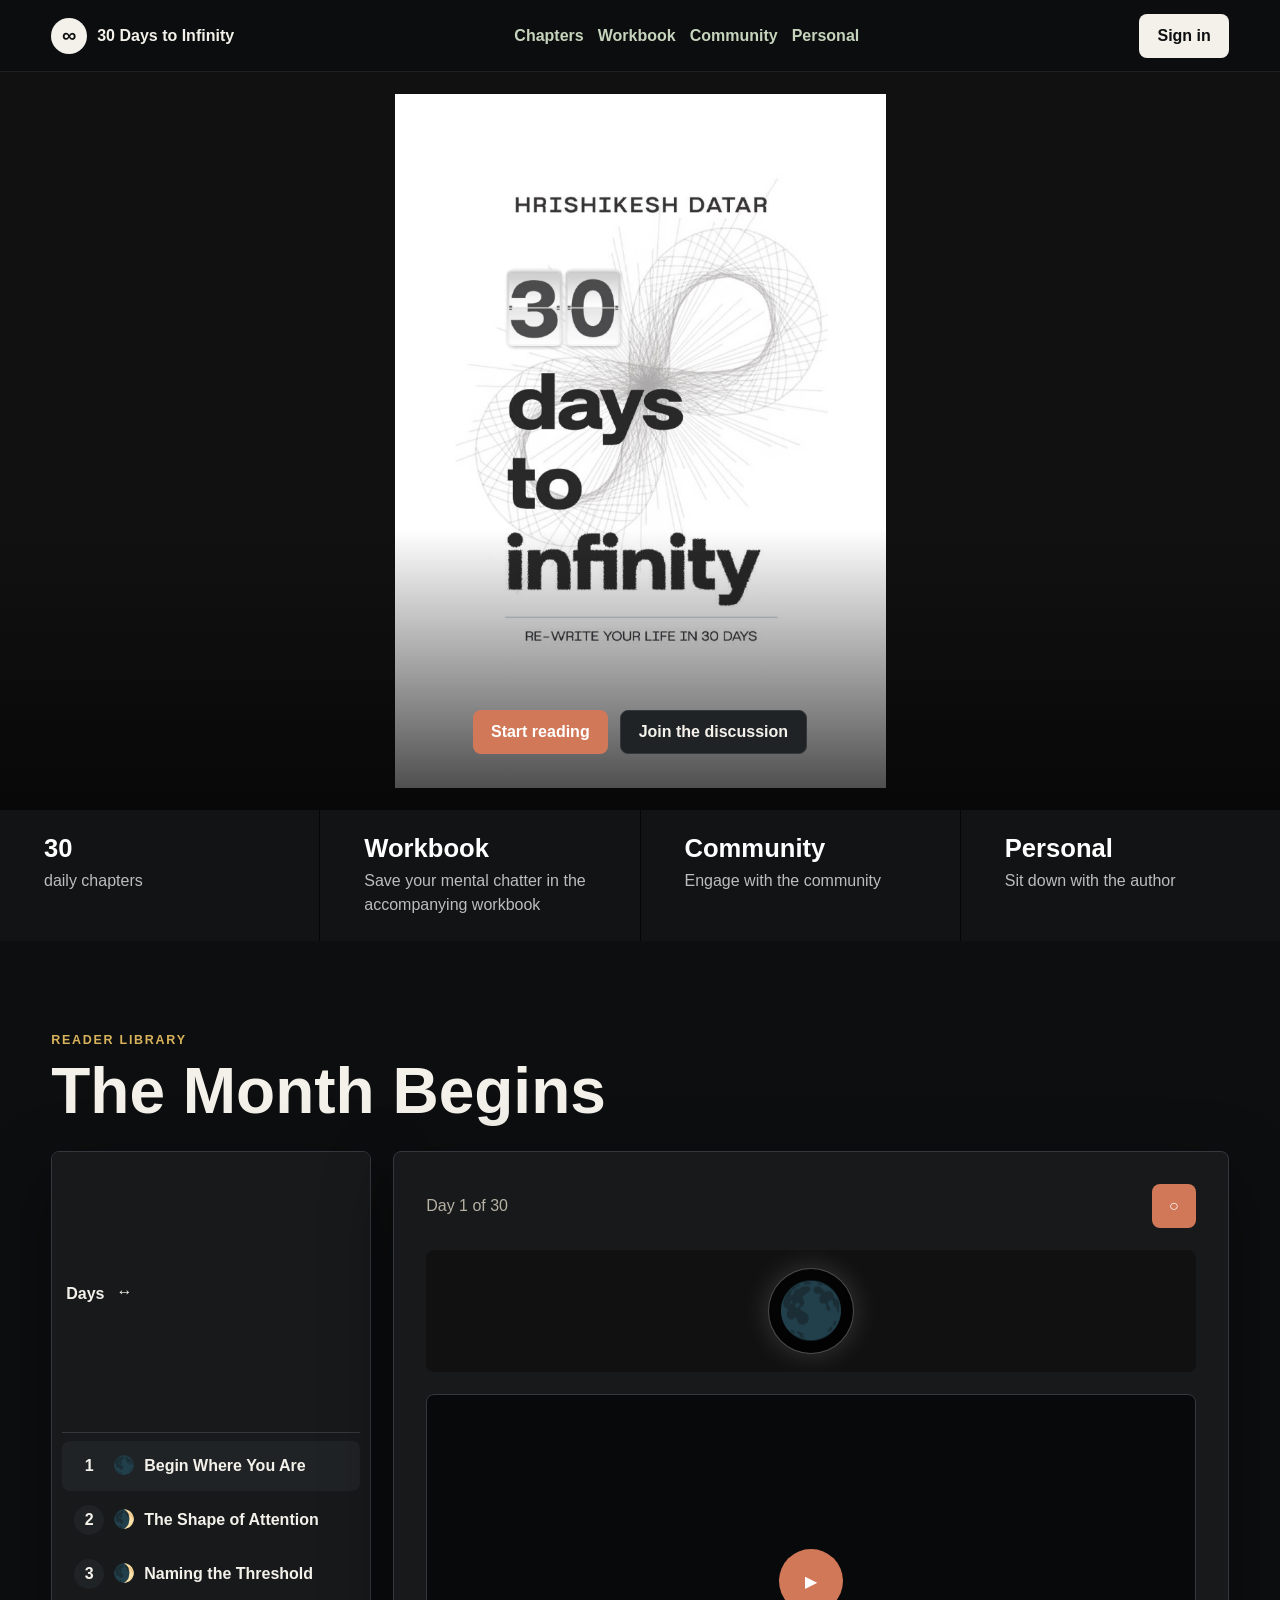
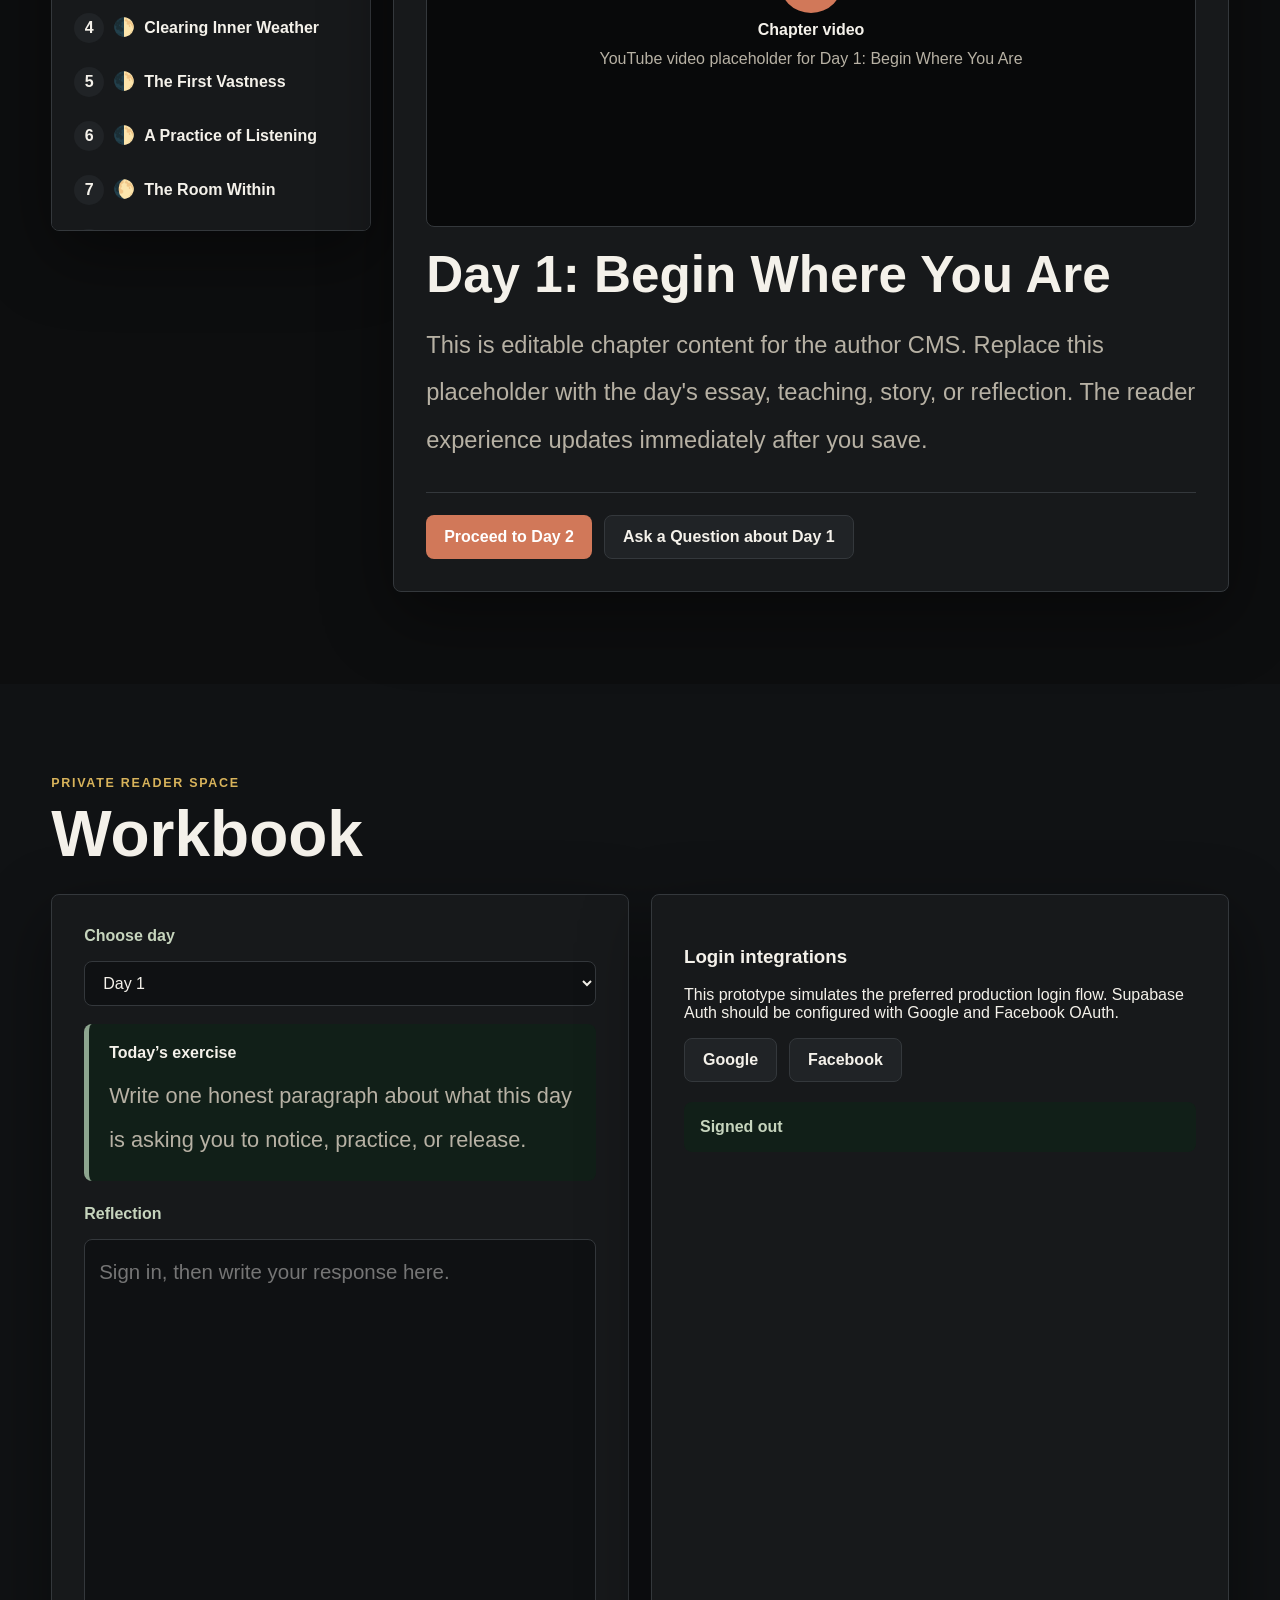
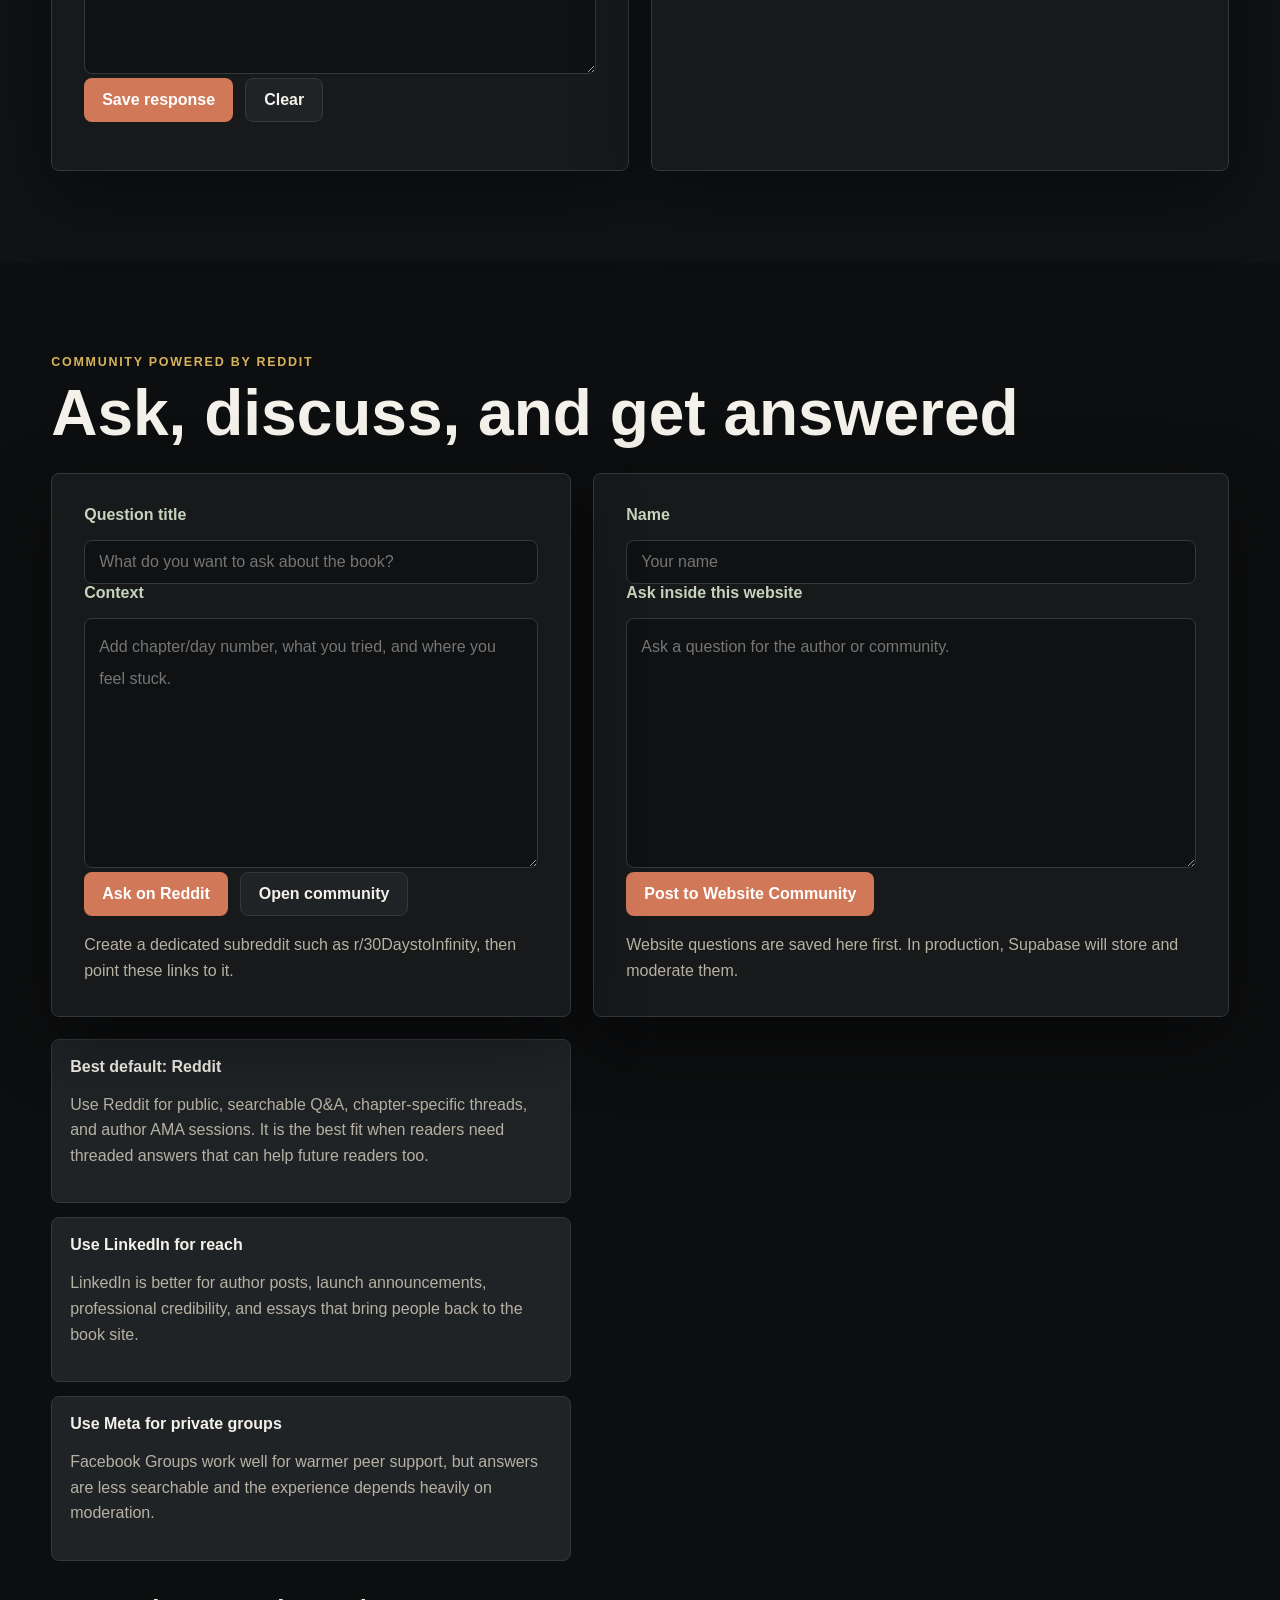
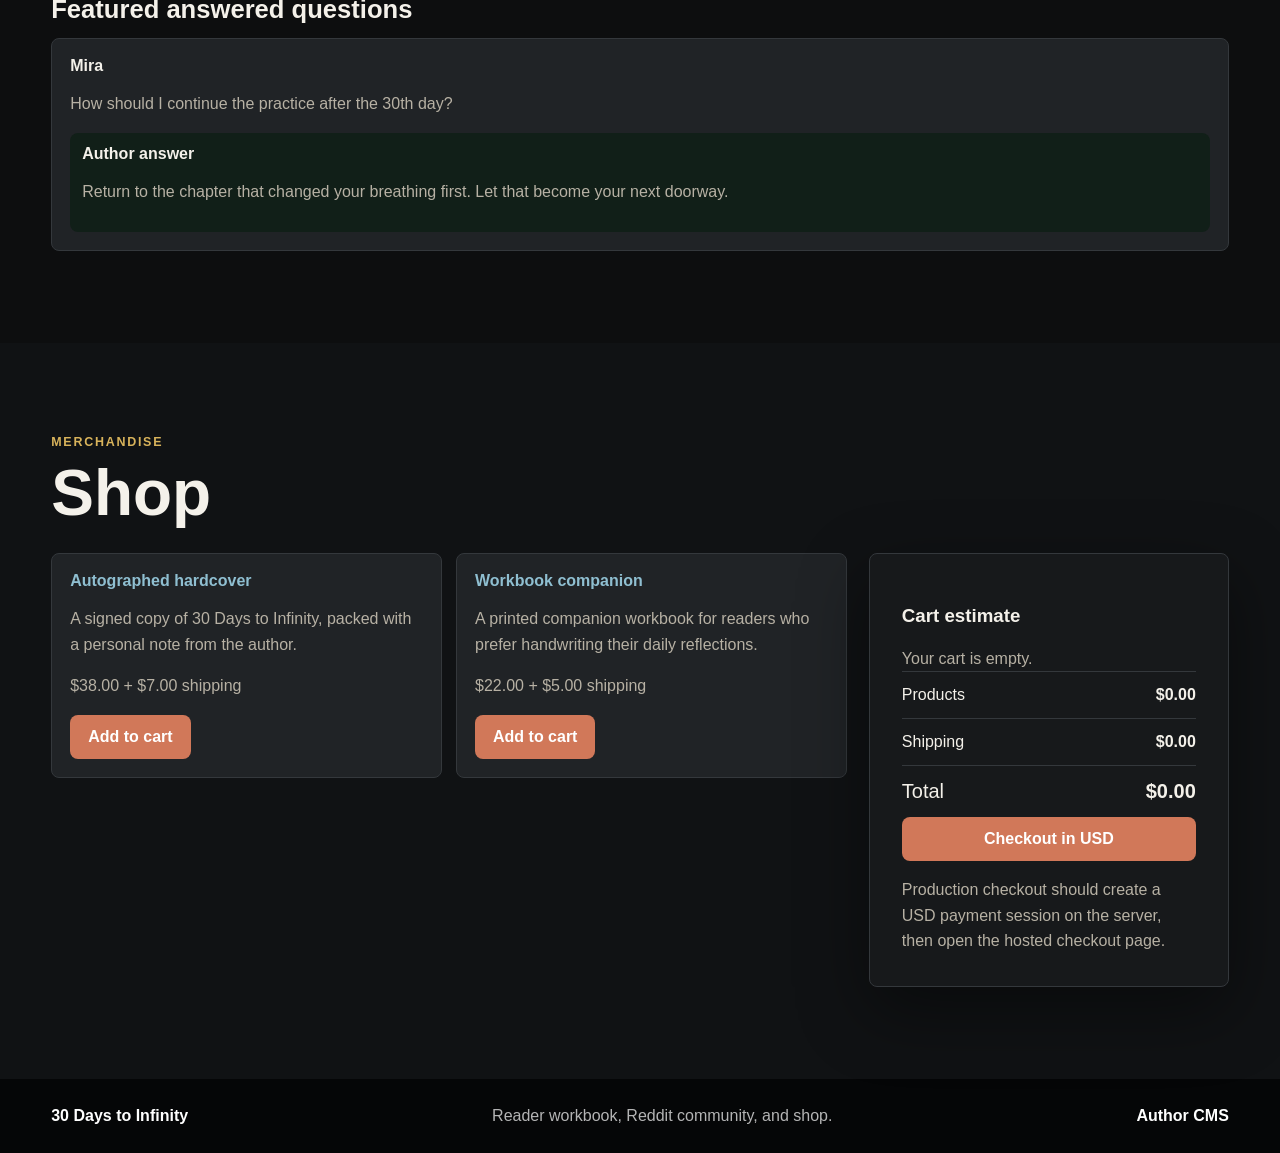
<file: index.html>
<!doctype html>
<html lang="en">
  <head>
    <meta charset="UTF-8" />
    <meta name="viewport" content="width=device-width, initial-scale=1.0" />
    <title>30 Days to Infinity</title>
    <link rel="stylesheet" href="styles.css" />
  </head>
  <body>
    <header class="site-header">
      <a class="brand" href="#home" aria-label="30 Days to Infinity home">
        <span class="brand-mark">∞</span>
        <span>30 Days to Infinity</span>
      </a>
      <nav aria-label="Primary">
        <a href="#chapters">Chapters</a>
        <a href="#workbook">Workbook</a>
        <a href="#community">Community</a>
        <a href="#shop">Personal</a>
      </nav>
      <button class="ghost-button" id="loginButton" type="button">Sign in</button>
    </header>

    <main>
      <section class="hero" id="home">
        <div class="hero-copy">
          <div class="hero-actions">
            <a class="primary-button" href="#chapters">Start reading</a>
            <a class="secondary-button" href="#community">Join the discussion</a>
          </div>
        </div>
      </section>

      <section class="status-band" aria-label="Platform status">
        <div>
          <strong>30</strong>
          <span>daily chapters</span>
        </div>
        <a href="#workbook">
          <strong>Workbook</strong>
          <span>Save your mental chatter in the accompanying workbook</span>
        </a>
        <a href="#community">
          <strong>Community</strong>
          <span>Engage with the community</span>
        </a>
        <a href="#shop">
          <strong>Personal</strong>
          <span>Sit down with the author</span>
        </a>
      </section>

      <section class="app-section" id="chapters">
        <div class="section-heading">
          <p class="eyebrow">Reader library</p>
          <h2>The Month Begins</h2>
        </div>
        <div class="reader-layout" id="readerLayout">
          <aside class="chapter-list" aria-label="Chapter list">
            <div class="chapter-list-toolbar">
              <strong>Days</strong>
              <button class="icon-button" id="toggleChapterNav" type="button" title="Minimize chapter list">↔</button>
            </div>
            <div id="chapterList"></div>
          </aside>
          <article class="chapter-reader">
            <div class="reader-toolbar">
              <span id="chapterMeta"></span>
              <button class="icon-button" id="toggleComplete" type="button" title="Mark chapter complete">✓</button>
            </div>
            <div class="moon-phase" id="moonPhase">
              <div class="moon-glyph" id="moonGlyph" aria-hidden="true">🌑</div>
            </div>
            <div class="chapter-video" id="chapterVideo"></div>
            <h3 id="chapterTitle"></h3>
            <div class="chapter-body" id="chapterBody"></div>
            <div class="chapter-actions" aria-label="Chapter actions">
              <button class="primary-button" id="proceedChapter" type="button">Proceed</button>
              <button class="secondary-button" id="askChapterQuestion" type="button">Ask a Question</button>
            </div>
          </article>
        </div>
      </section>

      <section class="app-section muted" id="workbook">
        <div class="section-heading">
          <p class="eyebrow">Private reader space</p>
          <h2>Workbook</h2>
        </div>
        <div class="workbook-grid">
          <div class="tool-panel">
            <label for="workbookDay">Choose day</label>
            <select id="workbookDay"></select>
            <div class="workbook-prompt">
              <strong>Today’s exercise</strong>
              <div class="formatted-text" id="workbookExercise"></div>
            </div>
            <label for="workbookResponse">Reflection</label>
            <textarea id="workbookResponse" rows="10" placeholder="Sign in, then write your response here."></textarea>
            <div class="form-row">
              <button class="primary-button" id="saveWorkbook" type="button">Save response</button>
              <button class="secondary-button" id="clearWorkbook" type="button">Clear</button>
            </div>
            <p class="helper-text" id="workbookStatus"></p>
          </div>
          <div class="tool-panel">
            <h3>Login integrations</h3>
            <p>
              This prototype simulates the preferred production login flow.
              Supabase Auth should be configured with Google and Facebook OAuth.
            </p>
            <div class="provider-grid">
              <button class="provider" data-provider="Google" type="button">Google</button>
              <button class="provider" data-provider="Facebook" type="button">Facebook</button>
            </div>
            <div class="current-user" id="currentUser">Signed out</div>
          </div>
        </div>
      </section>

      <section class="app-section" id="community">
        <div class="section-heading">
          <p class="eyebrow">Community powered by Reddit</p>
          <h2>Ask, discuss, and get answered</h2>
        </div>
        <div class="reddit-layout">
          <form class="tool-panel reddit-compose" id="redditQuestionForm">
            <label for="redditTitle">Question title</label>
            <input id="redditTitle" type="text" placeholder="What do you want to ask about the book?" />
            <label for="redditBody">Context</label>
            <textarea id="redditBody" rows="7" placeholder="Add chapter/day number, what you tried, and where you feel stuck."></textarea>
            <div class="form-row">
              <button class="primary-button" type="submit">Ask on Reddit</button>
              <a class="secondary-button" id="redditCommunityLink" href="https://www.reddit.com/r/30DaystoInfinity/" target="_blank" rel="noreferrer">Open community</a>
            </div>
            <p class="helper-text" id="redditStatus">Create a dedicated subreddit such as r/30DaystoInfinity, then point these links to it.</p>
          </form>
          <form class="tool-panel" id="siteQuestionForm">
            <label for="siteQuestionName">Name</label>
            <input id="siteQuestionName" type="text" placeholder="Your name" />
            <label for="siteQuestionText">Ask inside this website</label>
            <textarea id="siteQuestionText" rows="7" placeholder="Ask a question for the author or community."></textarea>
            <button class="primary-button" type="submit">Post to Website Community</button>
            <p class="helper-text" id="siteQuestionStatus">Website questions are saved here first. In production, Supabase will store and moderate them.</p>
          </form>
          <div class="community-advice">
            <article class="integration-card">
              <strong>Best default: Reddit</strong>
              <p>Use Reddit for public, searchable Q&A, chapter-specific threads, and author AMA sessions. It is the best fit when readers need threaded answers that can help future readers too.</p>
            </article>
            <article class="integration-card">
              <strong>Use LinkedIn for reach</strong>
              <p>LinkedIn is better for author posts, launch announcements, professional credibility, and essays that bring people back to the book site.</p>
            </article>
            <article class="integration-card">
              <strong>Use Meta for private groups</strong>
              <p>Facebook Groups work well for warmer peer support, but answers are less searchable and the experience depends heavily on moderation.</p>
            </article>
          </div>
          <div class="featured-questions">
            <h3>Featured answered questions</h3>
            <div class="question-board" id="questionBoard"></div>
          </div>
        </div>
      </section>

      <section class="app-section muted" id="shop">
        <div class="section-heading">
          <p class="eyebrow">Merchandise</p>
          <h2>Shop</h2>
        </div>
        <div class="shop-layout">
          <div class="product-grid" id="productGrid"></div>
          <aside class="cart-panel">
            <h3>Cart estimate</h3>
            <div id="cartItems"></div>
            <div class="cart-line">
              <span>Products</span>
              <strong id="cartSubtotal">$0.00</strong>
            </div>
            <div class="cart-line">
              <span>Shipping</span>
              <strong id="cartShipping">$0.00</strong>
            </div>
            <div class="cart-total">
              <span>Total</span>
              <strong id="cartTotal">$0.00</strong>
            </div>
            <button class="primary-button full-width" id="checkoutButton" type="button">Checkout in USD</button>
            <p class="helper-text" id="checkoutStatus">Production checkout should create a USD payment session on the server, then open the hosted checkout page.</p>
          </aside>
        </div>
      </section>

    </main>

    <footer>
      <strong>30 Days to Infinity</strong>
      <span>Reader workbook, Reddit community, and shop.</span>
      <a href="https://admin.30-days-to-infinity-zf74.vercel.app/">Author CMS</a>
    </footer>

    <div class="choice-modal" id="questionChoiceModal" hidden>
      <div class="choice-dialog" role="dialog" aria-modal="true" aria-labelledby="questionChoiceTitle">
        <h3 id="questionChoiceTitle">Where should this question go?</h3>
        <p>Choose Reddit for public threaded discussion, or keep it inside the website community.</p>
        <label class="choice-save">
          <input id="saveQuestionChoice" type="checkbox" checked />
          Save this choice for next time
        </label>
        <div class="form-row">
          <button class="primary-button" id="chooseRedditQuestion" type="button">Ask on Reddit</button>
          <button class="secondary-button" id="chooseSiteQuestion" type="button">Ask on Website</button>
          <button class="secondary-button" id="closeQuestionChoice" type="button">Cancel</button>
        </div>
      </div>
    </div>

    <script src="app.js"></script>
  </body>
</html>
</file>
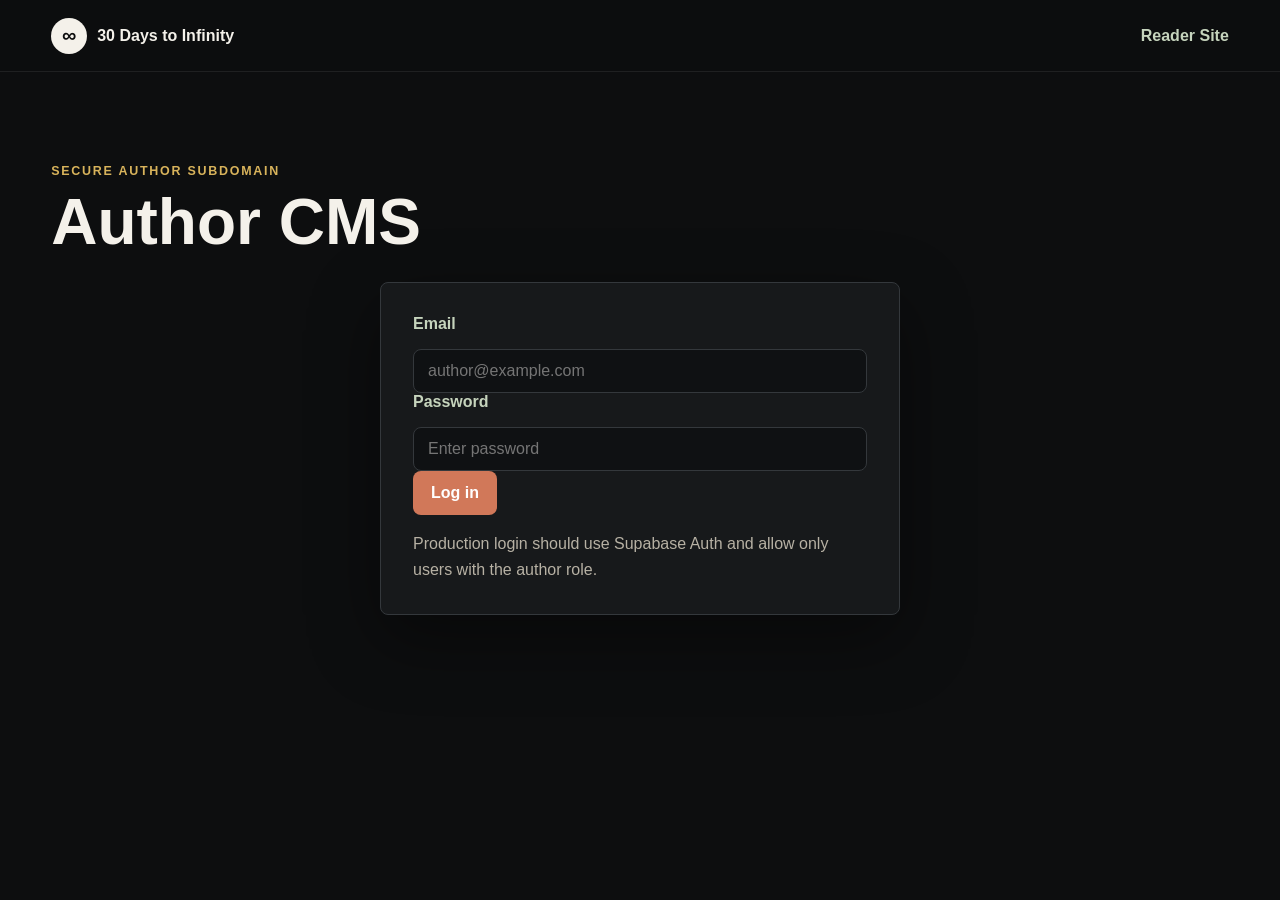
<file: admin.html>
<!doctype html>
<html lang="en">
  <head>
    <meta charset="UTF-8" />
    <meta name="viewport" content="width=device-width, initial-scale=1.0" />
    <title>Author CMS · 30 Days to Infinity</title>
    <link rel="stylesheet" href="styles.css" />
  </head>
  <body class="admin-page">
    <header class="site-header">
      <a class="brand" href="/" aria-label="30 Days to Infinity home">
        <span class="brand-mark">∞</span>
        <span>30 Days to Infinity</span>
      </a>
      <nav aria-label="Admin">
        <a href="/">Reader Site</a>
      </nav>
    </header>

    <main>
      <section class="app-section">
        <div class="section-heading">
          <p class="eyebrow">Secure author subdomain</p>
          <h2>Author CMS</h2>
        </div>

        <form class="tool-panel admin-login" id="adminLoginForm">
          <label for="adminEmail">Email</label>
          <input id="adminEmail" type="email" autocomplete="username" placeholder="author@example.com" />
          <label for="adminPassword">Password</label>
          <input id="adminPassword" type="password" autocomplete="current-password" placeholder="Enter password" />
          <button class="primary-button" type="submit">Log in</button>
          <p class="helper-text" id="adminLoginStatus">Production login should use Supabase Auth and allow only users with the author role.</p>
        </form>

        <div class="admin-shell admin-locked" id="adminArea">
          <aside class="admin-tabs" aria-label="CMS sections">
            <button class="active" data-admin-tab="chapters" type="button">Chapters</button>
            <button data-admin-tab="community" type="button">Moderation</button>
            <button data-admin-tab="products" type="button">Products</button>
            <button data-admin-tab="integrations" type="button">Integrations</button>
          </aside>
          <div class="admin-panel active" id="admin-chapters">
            <div class="form-grid">
              <label>
                Day
                <select id="cmsDay"></select>
              </label>
              <label>
                Chapter title
                <input id="cmsTitle" type="text" />
              </label>
              <label>
                YouTube URL or ID
                <input id="cmsVideo" type="text" placeholder="https://www.youtube.com/watch?v=..." />
              </label>
            </div>
            <label>
              Chapter content
              <textarea id="cmsBody" rows="8"></textarea>
            </label>
            <label>
              Exercise prompt
              <textarea id="cmsExercise" rows="4"></textarea>
            </label>
            <button class="primary-button" id="saveChapter" type="button">Save chapter</button>
          </div>
          <div class="admin-panel" id="admin-community">
            <div class="moderation-list" id="moderationList"></div>
          </div>
          <div class="admin-panel" id="admin-products">
            <div class="form-grid">
              <label>
                Product
                <input id="productName" type="text" placeholder="Autographed copy" />
              </label>
              <label>
                Price
                <input id="productPrice" type="number" min="0" step="0.01" />
              </label>
              <label>
                Shipping
                <input id="productShipping" type="number" min="0" step="0.01" />
              </label>
            </div>
            <label>
              Description
              <textarea id="productDescription" rows="4"></textarea>
            </label>
            <button class="primary-button" id="addProduct" type="button">Add product</button>
          </div>
          <div class="admin-panel" id="admin-integrations">
            <div class="integration-grid">
              <div class="integration-card">
                <strong>Supabase CMS</strong>
                <p>Public chapters, private workbook responses, author-only CMS updates, and approval-first community moderation.</p>
                <code>docs/supabase-schema.sql</code>
              </div>
              <div class="integration-card">
                <strong>Author login</strong>
                <p>Use Supabase Auth on the admin subdomain and block all CMS actions unless the profile role is author.</p>
                <code>admin.30-days-to-infinity-zf74.vercel.app</code>
              </div>
              <div class="integration-card">
                <strong>USD checkout</strong>
                <p>Create checkout sessions from a serverless endpoint, calculate product and shipping totals server-side, and confirm payment webhooks.</p>
                <code>CHECKOUT_PUBLIC_KEY · CHECKOUT_SECRET_KEY</code>
              </div>
            </div>
          </div>
        </div>
      </section>
    </main>

    <script src="app.js"></script>
  </body>
</html>
</file>
<file: styles.css>
:root {
  color-scheme: dark;
  --ink: #f4f1ea;
  --muted-ink: #b7b1a4;
  --paper: #0d0e0f;
  --panel: #17191b;
  --panel-strong: #202326;
  --line: #34383c;
  --sage: #8da58f;
  --sage-dark: #c6d4bd;
  --terracotta: #d17859;
  --gold: #d8b35b;
  --blue: #8fbfd1;
  --shadow: 0 24px 70px rgba(0, 0, 0, 0.42);
}

* {
  box-sizing: border-box;
}

html {
  scroll-behavior: smooth;
}

body {
  margin: 0;
  background: var(--paper);
  color: var(--ink);
  font-family: "Google Sans", "Google Sans Text", "Product Sans", Arial, sans-serif;
}

button,
input,
select,
textarea {
  font: inherit;
}

.site-header {
  align-items: center;
  backdrop-filter: blur(18px);
  background: rgba(13, 14, 15, 0.88);
  border-bottom: 1px solid rgba(255, 255, 255, 0.08);
  display: flex;
  gap: 24px;
  justify-content: space-between;
  min-height: 72px;
  padding: 12px clamp(18px, 4vw, 56px);
  position: sticky;
  top: 0;
  z-index: 10;
}

.brand {
  align-items: center;
  color: var(--ink);
  display: inline-flex;
  font-weight: 800;
  gap: 10px;
  text-decoration: none;
}

.brand-mark {
  align-items: center;
  background: var(--ink);
  border-radius: 50%;
  color: #0d0e0f;
  display: inline-flex;
  font-size: 20px;
  height: 36px;
  justify-content: center;
  width: 36px;
}

nav {
  display: flex;
  flex-wrap: wrap;
  gap: 14px;
  justify-content: center;
}

nav a,
.text-link {
  color: var(--sage-dark);
  font-weight: 700;
  text-decoration: none;
}

.hero {
  align-items: flex-end;
  background:
    linear-gradient(180deg, rgba(5, 5, 5, 0), rgba(5, 5, 5, 0) 62%, rgba(5, 5, 5, 0.76)),
    url("assets/book-cover.png") center / auto 94% no-repeat;
  background-color: #111;
  color: #fff;
  display: flex;
  image-rendering: auto;
  min-height: clamp(620px, 82vh, 820px);
  padding: clamp(22px, 5vw, 56px);
}

.hero-copy {
  display: flex;
  justify-content: center;
  max-width: none;
  width: 100%;
}

.eyebrow {
  color: var(--gold);
  font-size: 0.78rem;
  font-weight: 800;
  letter-spacing: 0.14em;
  margin: 0 0 12px;
  text-transform: uppercase;
}

.hero h1 {
  font-size: clamp(3.6rem, 10vw, 8.8rem);
  line-height: 0.9;
  margin: 0;
}

.hero p:not(.eyebrow) {
  color: rgba(255, 255, 255, 0.86);
  font-size: clamp(1rem, 2vw, 1.28rem);
  line-height: 1.7;
  max-width: 620px;
}

.hero-actions,
.form-row,
.provider-grid {
  display: flex;
  flex-wrap: wrap;
  gap: 12px;
}

.hero-actions {
  justify-content: center;
}

.primary-button,
.secondary-button,
.ghost-button,
.icon-button,
.provider,
.admin-tabs button {
  border: 0;
  border-radius: 8px;
  cursor: pointer;
  font-weight: 800;
  min-height: 44px;
  padding: 0 18px;
}

.primary-button {
  align-items: center;
  background: var(--terracotta);
  color: #fff;
  display: inline-flex;
  justify-content: center;
  text-decoration: none;
}

.secondary-button,
.provider {
  align-items: center;
  background: var(--panel-strong);
  border: 1px solid var(--line);
  color: var(--ink);
  display: inline-flex;
  justify-content: center;
  text-decoration: none;
}

.ghost-button {
  background: var(--ink);
  color: #0d0e0f;
}

.icon-button {
  aspect-ratio: 1;
  background: var(--terracotta);
  color: #fff;
  padding: 0;
  width: 44px;
}

.status-band {
  background: #050607;
  color: #fff;
  display: grid;
  gap: 1px;
  grid-template-columns: repeat(4, minmax(0, 1fr));
}

.status-band div,
.status-band a {
  background: rgba(255, 255, 255, 0.05);
  color: #fff;
  display: block;
  padding: 24px clamp(18px, 4vw, 44px);
  text-decoration: none;
}

.status-band a {
  transition:
    background 160ms ease,
    transform 160ms ease;
}

.status-band a:hover {
  background: rgba(255, 255, 255, 0.12);
  transform: translateY(-2px);
}

.status-band strong {
  display: block;
  font-size: clamp(1.35rem, 2vw, 2rem);
}

.status-band span {
  color: rgba(255, 255, 255, 0.72);
  display: block;
  line-height: 1.5;
  margin-top: 6px;
}

.app-section {
  padding: clamp(48px, 8vw, 92px) clamp(18px, 4vw, 56px);
}

.muted {
  background: #101214;
}

.section-heading {
  margin: 0 auto 28px;
  max-width: 1180px;
}

.section-heading h2 {
  font-size: clamp(2.2rem, 5vw, 4.4rem);
  line-height: 1;
  margin: 0;
}

.reader-layout,
.workbook-grid,
.community-layout,
.reddit-layout,
.shop-layout,
.admin-shell {
  display: grid;
  gap: 22px;
  margin: 0 auto;
  max-width: 1180px;
}

.reader-layout {
  grid-template-columns: minmax(220px, 320px) 1fr;
  transition: grid-template-columns 180ms ease;
}

.reader-layout.chapter-nav-minimized {
  grid-template-columns: 76px 1fr;
}

.chapter-list,
.chapter-reader,
.tool-panel,
.cart-panel,
.admin-shell,
.admin-panel {
  background: var(--panel);
  border: 1px solid var(--line);
  border-radius: 8px;
  box-shadow: var(--shadow);
}

.chapter-list {
  max-height: 680px;
  overflow: auto;
  padding: 10px;
}

.chapter-list-toolbar {
  align-items: center;
  border-bottom: 1px solid var(--line);
  display: flex;
  justify-content: space-between;
  margin-bottom: 8px;
  padding: 4px 4px 10px;
}

.chapter-nav-minimized .chapter-list-toolbar strong,
.chapter-nav-minimized .chapter-label {
  display: none;
}

.chapter-nav-minimized .chapter-list-toolbar {
  justify-content: center;
}

.chapter-list button {
  align-items: center;
  background: transparent;
  border: 0;
  border-radius: 8px;
  color: var(--ink);
  cursor: pointer;
  display: flex;
  gap: 8px;
  font-weight: 700;
  margin-bottom: 4px;
  min-height: 46px;
  padding: 10px 12px;
  text-align: left;
  width: 100%;
}

.chapter-day {
  align-items: center;
  background: var(--panel-strong);
  border-radius: 999px;
  display: inline-flex;
  flex: 0 0 30px;
  height: 30px;
  justify-content: center;
}

.chapter-list-moon {
  align-items: center;
  display: inline-flex;
  flex: 0 0 24px;
  font-size: 1.1rem;
  justify-content: center;
}

.chapter-nav-minimized .chapter-list button {
  justify-content: center;
  padding: 8px;
}

.chapter-nav-minimized .chapter-day {
  flex-basis: 34px;
  height: 34px;
}

.chapter-list button.active {
  background: var(--panel-strong);
}

.chapter-reader,
.tool-panel,
.cart-panel,
.admin-panel {
  padding: clamp(18px, 3vw, 32px);
}

.reader-toolbar,
.cart-line,
.cart-total {
  align-items: center;
  display: flex;
  justify-content: space-between;
}

.reader-toolbar {
  color: var(--muted-ink);
  gap: 12px;
}

.moon-phase {
  align-items: center;
  background: #111;
  border-radius: 8px;
  color: #fff;
  display: flex;
  justify-content: center;
  margin-top: 22px;
  padding: 18px;
}

.moon-glyph {
  align-items: center;
  aspect-ratio: 1;
  background:
    radial-gradient(circle at 38% 32%, rgba(255, 255, 255, 0.55), transparent 15%),
    #050505;
  border: 1px solid rgba(255, 255, 255, 0.28);
  border-radius: 50%;
  box-shadow:
    inset -12px -16px 28px rgba(0, 0, 0, 0.62),
    0 0 28px rgba(255, 255, 255, 0.16);
  display: inline-flex;
  font-size: 3.4rem;
  height: 86px;
  justify-content: center;
  line-height: 1;
  width: 86px;
}

.chapter-video {
  aspect-ratio: 16 / 9;
  background: #08090a;
  border: 1px solid var(--line);
  border-radius: 8px;
  margin-top: 22px;
  overflow: hidden;
}

.chapter-video iframe {
  border: 0;
  height: 100%;
  width: 100%;
}

.video-placeholder {
  align-items: center;
  color: var(--ink);
  display: flex;
  flex-direction: column;
  gap: 8px;
  height: 100%;
  justify-content: center;
  min-height: 260px;
  padding: 24px;
  text-align: center;
}

.video-placeholder::before {
  align-items: center;
  background: var(--terracotta);
  border-radius: 50%;
  color: #fff;
  content: "▶";
  display: inline-flex;
  height: 64px;
  justify-content: center;
  width: 64px;
}

.video-placeholder span {
  color: var(--muted-ink);
  line-height: 1.5;
}

.chapter-reader h3 {
  font-size: clamp(1.8rem, 4vw, 3.2rem);
  margin: 18px 0 12px;
}

.chapter-reader p,
.chapter-body p {
  color: var(--muted-ink);
  line-height: 2;
}

.chapter-body {
  margin-top: 18px;
}

.chapter-body p {
  font-size: clamp(1.22rem, 2.1vw, 1.48rem);
  margin: 0 0 2.1em;
}

.chapter-body p:last-child {
  margin-bottom: 0;
}

.workbook-grid,
.community-layout,
.reddit-layout,
.shop-layout {
  grid-template-columns: 1fr 1fr;
}

label {
  color: var(--sage-dark);
  display: grid;
  font-weight: 800;
  gap: 8px;
  margin-bottom: 16px;
}

input,
select,
textarea {
  background: #0f1113;
  border: 1px solid var(--line);
  border-radius: 8px;
  color: var(--ink);
  padding: 12px 14px;
  width: 100%;
}

textarea {
  line-height: 2;
  resize: vertical;
}

#workbookResponse {
  font-size: clamp(1.08rem, 1.7vw, 1.28rem);
}

.workbook-prompt {
  background: #111f18;
  border-left: 5px solid var(--sage);
  border-radius: 8px;
  margin: 18px 0 24px;
  padding: 20px;
}

.workbook-prompt strong {
  color: var(--ink);
  display: block;
  margin-bottom: 12px;
}

.formatted-text p,
.workbook-prompt p {
  color: var(--muted-ink);
  font-size: clamp(1.16rem, 1.8vw, 1.36rem);
  line-height: 2;
  margin: 0 0 2em;
}

.formatted-text p:last-child,
.workbook-prompt p:last-child {
  margin-bottom: 0;
}

.helper-text {
  color: var(--muted-ink);
  line-height: 1.6;
  margin-bottom: 0;
}

.current-user {
  background: #111f18;
  border-radius: 8px;
  color: var(--sage-dark);
  font-weight: 800;
  margin-top: 20px;
  padding: 16px;
}

.question-board,
.product-grid,
.moderation-list {
  display: grid;
  gap: 14px;
}

.question-card,
.product-card,
.moderation-card,
.cart-item,
.integration-card {
  background: var(--panel-strong);
  border: 1px solid var(--line);
  border-radius: 8px;
  padding: 18px;
}

.question-card.pending {
  border-style: dashed;
}

.question-card p,
.product-card p,
.moderation-card p,
.integration-card p {
  color: var(--muted-ink);
  line-height: 1.6;
}

.integration-grid {
  display: grid;
  gap: 14px;
  grid-template-columns: repeat(3, minmax(0, 1fr));
}

.integration-card code {
  background: #111f18;
  border-radius: 6px;
  color: var(--sage-dark);
  display: block;
  font-size: 0.86rem;
  overflow-wrap: anywhere;
  padding: 10px;
}

.reddit-layout {
  align-items: start;
  grid-template-columns: minmax(280px, 0.9fr) minmax(300px, 1.1fr);
}

.reddit-compose {
  position: sticky;
  top: 92px;
}

.community-advice {
  display: grid;
  gap: 14px;
}

.featured-questions {
  grid-column: 1 / -1;
}

.featured-questions h3 {
  font-size: 1.6rem;
  margin: 12px 0 14px;
}

.answer {
  background: #111f18;
  border-radius: 8px;
  margin-top: 12px;
  padding: 12px;
}

.choice-modal {
  align-items: center;
  background: rgba(0, 0, 0, 0.72);
  display: flex;
  inset: 0;
  justify-content: center;
  padding: 20px;
  position: fixed;
  z-index: 30;
}

.choice-modal[hidden] {
  display: none;
}

.choice-dialog {
  background: var(--panel);
  border: 1px solid var(--line);
  border-radius: 8px;
  box-shadow: var(--shadow);
  max-width: 560px;
  padding: clamp(22px, 4vw, 34px);
  width: 100%;
}

.choice-dialog h3 {
  font-size: 1.7rem;
  margin: 0 0 10px;
}

.choice-dialog p {
  color: var(--muted-ink);
  line-height: 1.7;
}

.choice-save {
  align-items: center;
  display: flex;
  gap: 10px;
}

.choice-save input {
  width: auto;
}

.shop-layout {
  align-items: start;
  grid-template-columns: 1fr minmax(280px, 360px);
}

.product-grid {
  grid-template-columns: repeat(2, minmax(0, 1fr));
}

.product-card strong {
  color: var(--blue);
  display: block;
  margin-bottom: 8px;
}

.cart-panel {
  position: sticky;
  top: 92px;
}

.cart-line,
.cart-total {
  border-top: 1px solid var(--line);
  padding: 14px 0;
}

.cart-total {
  font-size: 1.25rem;
}

.full-width {
  width: 100%;
}

.admin-shell {
  align-items: start;
  box-shadow: none;
  grid-template-columns: 220px 1fr;
  padding: 12px;
}

.admin-page main {
  min-height: calc(100vh - 72px);
}

.admin-login {
  margin: 0 auto 22px;
  max-width: 520px;
}

.admin-locked {
  display: none;
}

.admin-locked.active {
  display: grid;
}

.chapter-actions {
  border-top: 1px solid var(--line);
  display: flex;
  flex-wrap: wrap;
  gap: 12px;
  margin-top: 28px;
  padding-top: 22px;
}

.admin-tabs {
  display: grid;
  gap: 8px;
}

.admin-tabs button {
  background: transparent;
  color: var(--sage-dark);
  text-align: left;
}

.admin-tabs button.active {
  background: var(--terracotta);
  color: #fff;
}

.admin-panel {
  box-shadow: none;
  display: none;
}

.admin-panel.active {
  display: block;
}

.form-grid {
  display: grid;
  gap: 16px;
  grid-template-columns: repeat(3, minmax(0, 1fr));
}

footer {
  align-items: center;
  background: #050607;
  color: #fff;
  display: flex;
  flex-wrap: wrap;
  gap: 12px;
  justify-content: space-between;
  padding: 28px clamp(18px, 4vw, 56px);
}

footer span {
  color: rgba(255, 255, 255, 0.7);
}

footer a {
  color: #fff;
  font-weight: 800;
  text-decoration: none;
}

@media (max-width: 900px) {
  .site-header {
    align-items: flex-start;
    flex-direction: column;
  }

  nav {
    justify-content: flex-start;
  }

  .hero {
    min-height: 760px;
  }

  .status-band,
  .reader-layout,
  .workbook-grid,
  .community-layout,
  .reddit-layout,
  .shop-layout,
  .admin-shell,
  .product-grid,
  .integration-grid,
  .form-grid {
    grid-template-columns: 1fr;
  }

  .cart-panel {
    position: static;
  }

  .reader-layout.chapter-nav-minimized {
    grid-template-columns: 1fr;
  }

  .chapter-nav-minimized .chapter-list-toolbar strong,
  .chapter-nav-minimized .chapter-label {
    display: inline;
  }

  .chapter-nav-minimized .chapter-list button {
    justify-content: flex-start;
  }
}

@media (max-width: 560px) {
  .hero {
    background:
      linear-gradient(180deg, rgba(5, 5, 5, 0), rgba(5, 5, 5, 0) 58%, rgba(5, 5, 5, 0.78)),
      url("assets/book-cover.png") center top 18px / auto 88% no-repeat;
    align-items: flex-end;
    min-height: 640px;
    padding-top: 300px;
  }

  .hero h1 {
    font-size: clamp(3rem, 18vw, 4.8rem);
  }

  .primary-button,
  .secondary-button,
  .ghost-button {
    width: 100%;
  }
}
</file>
